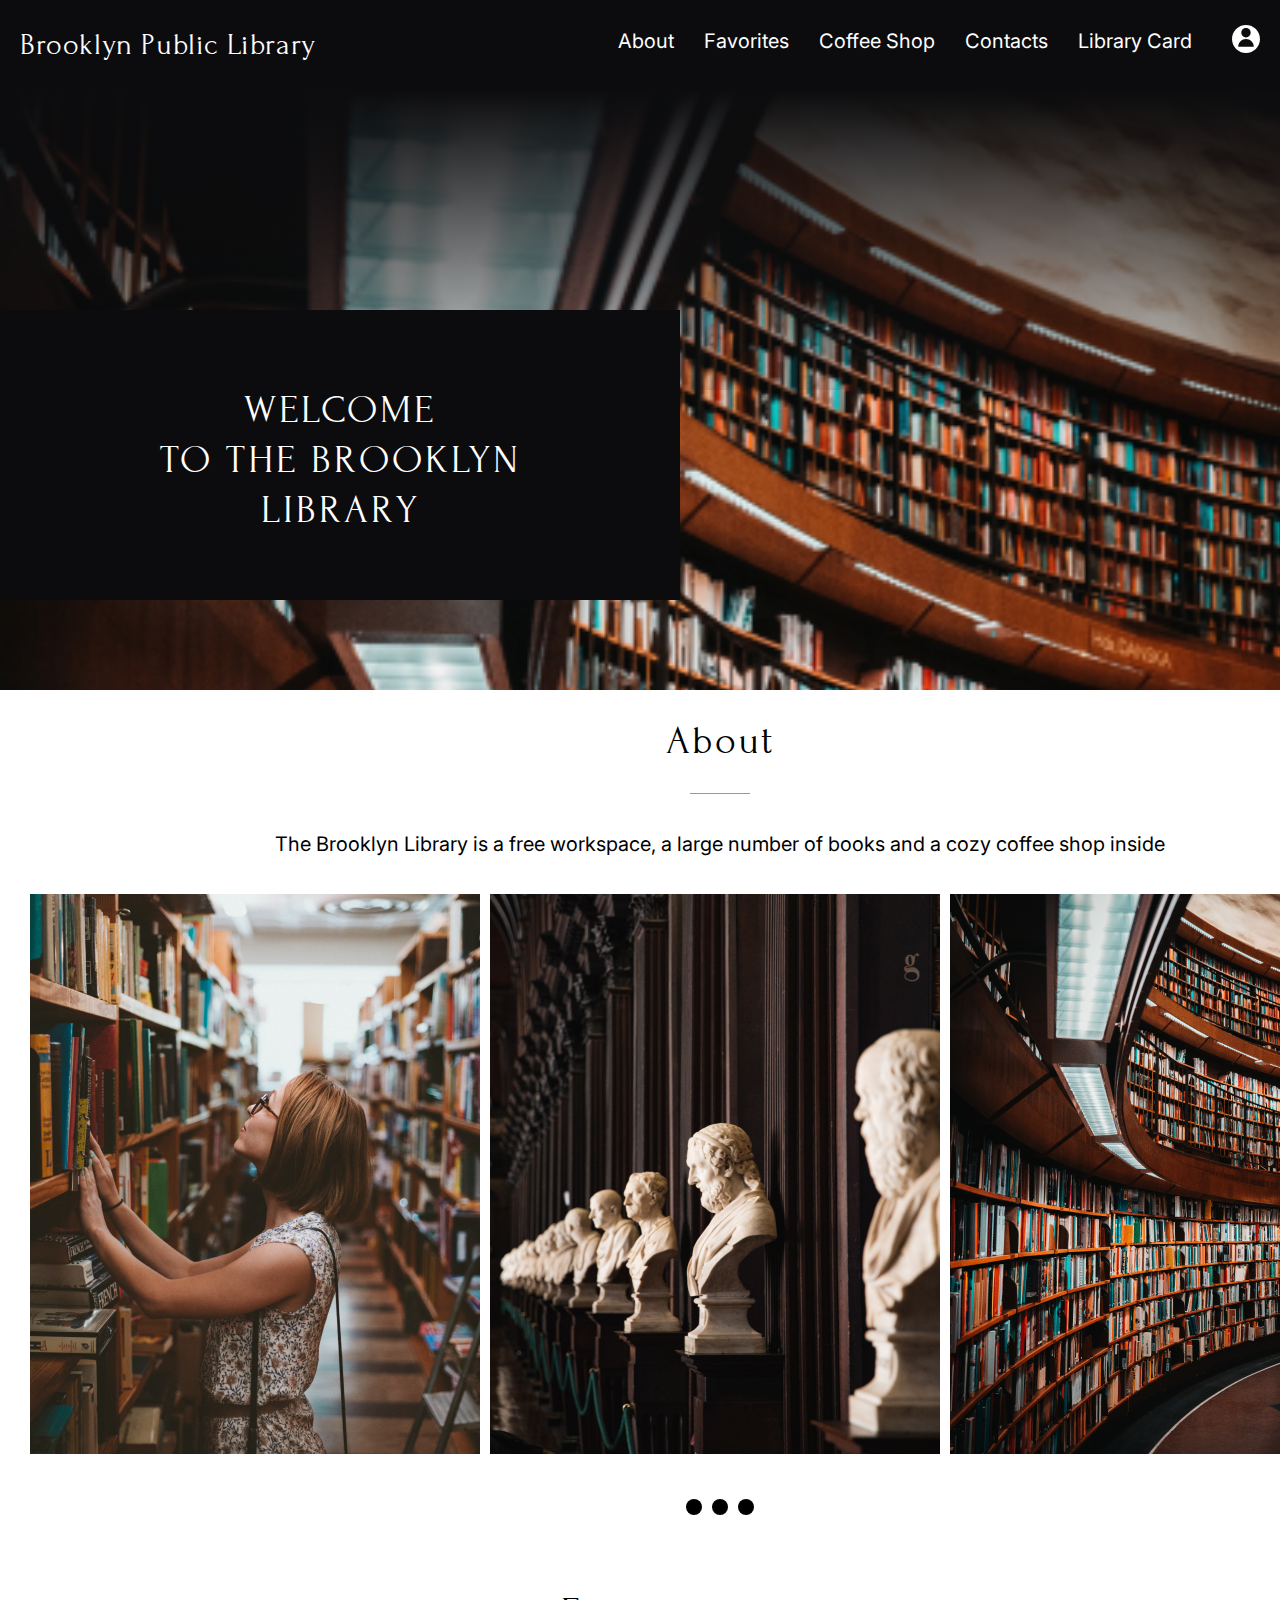
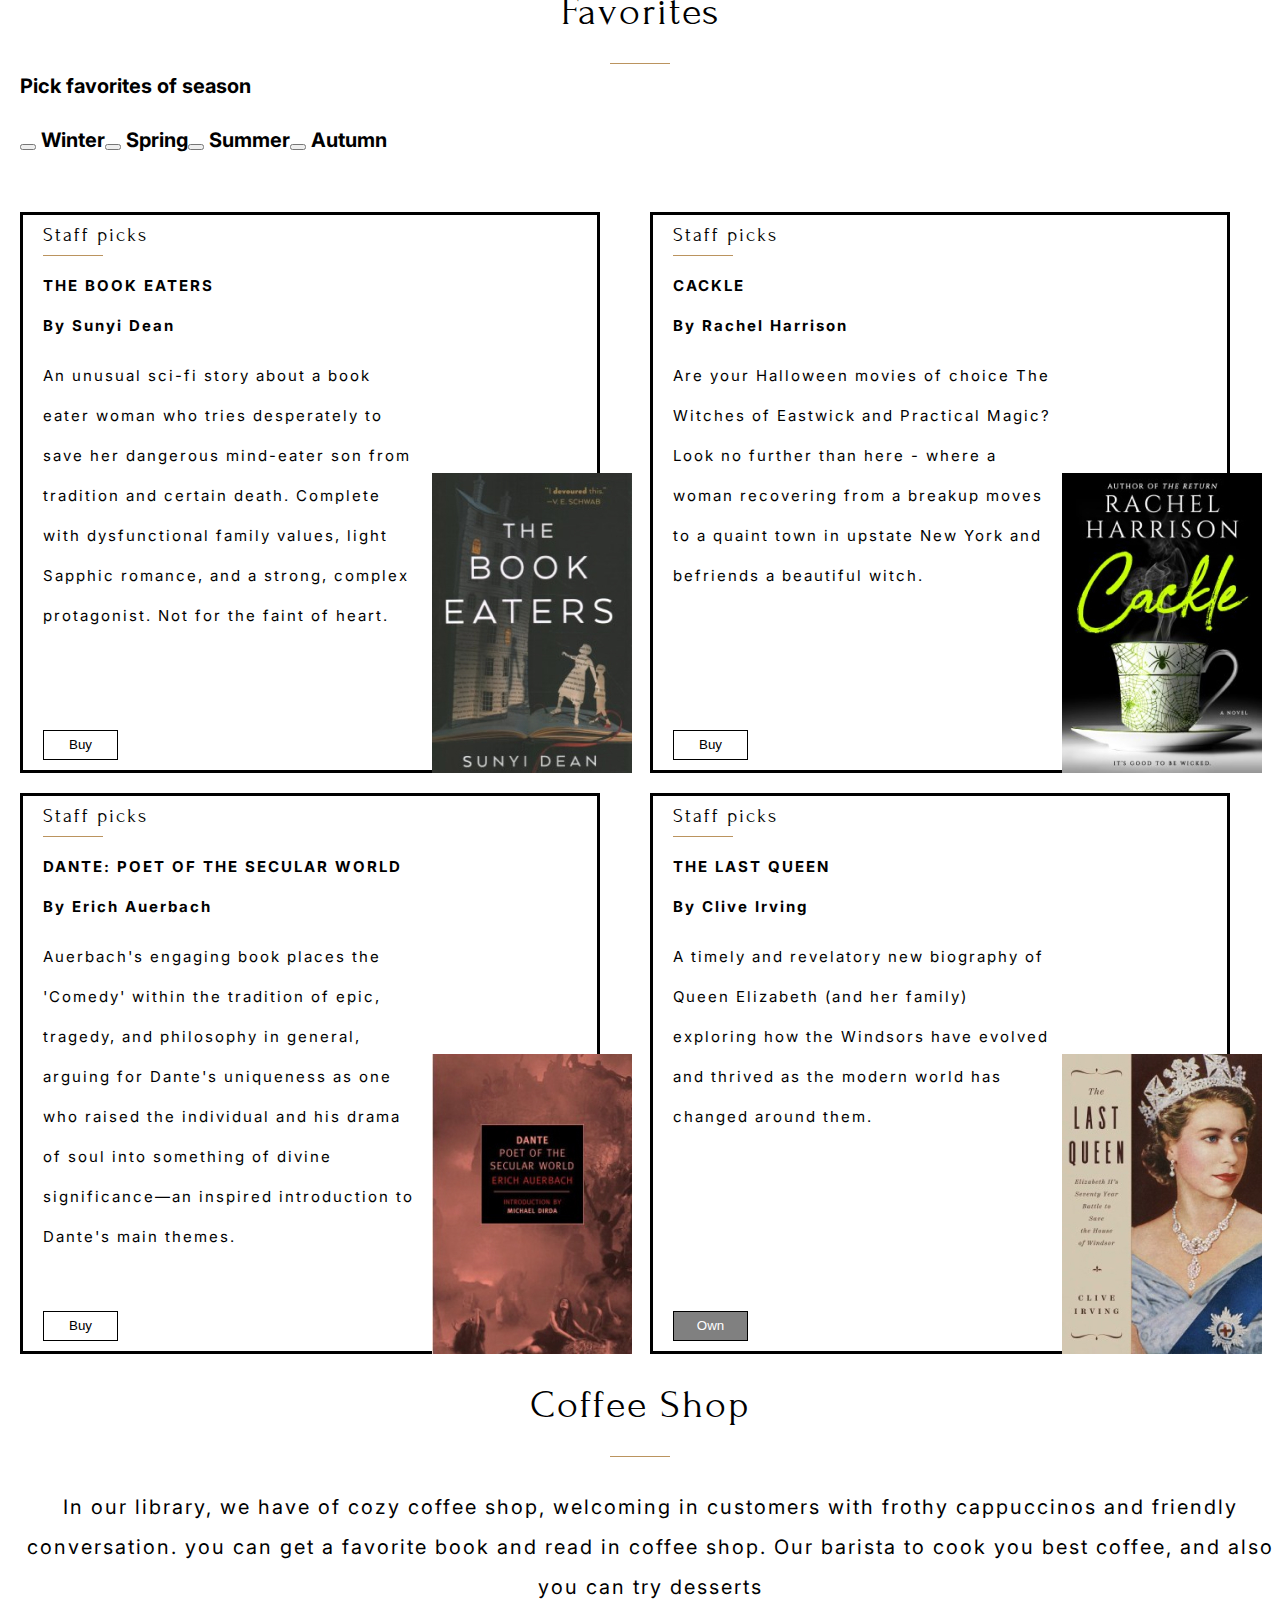
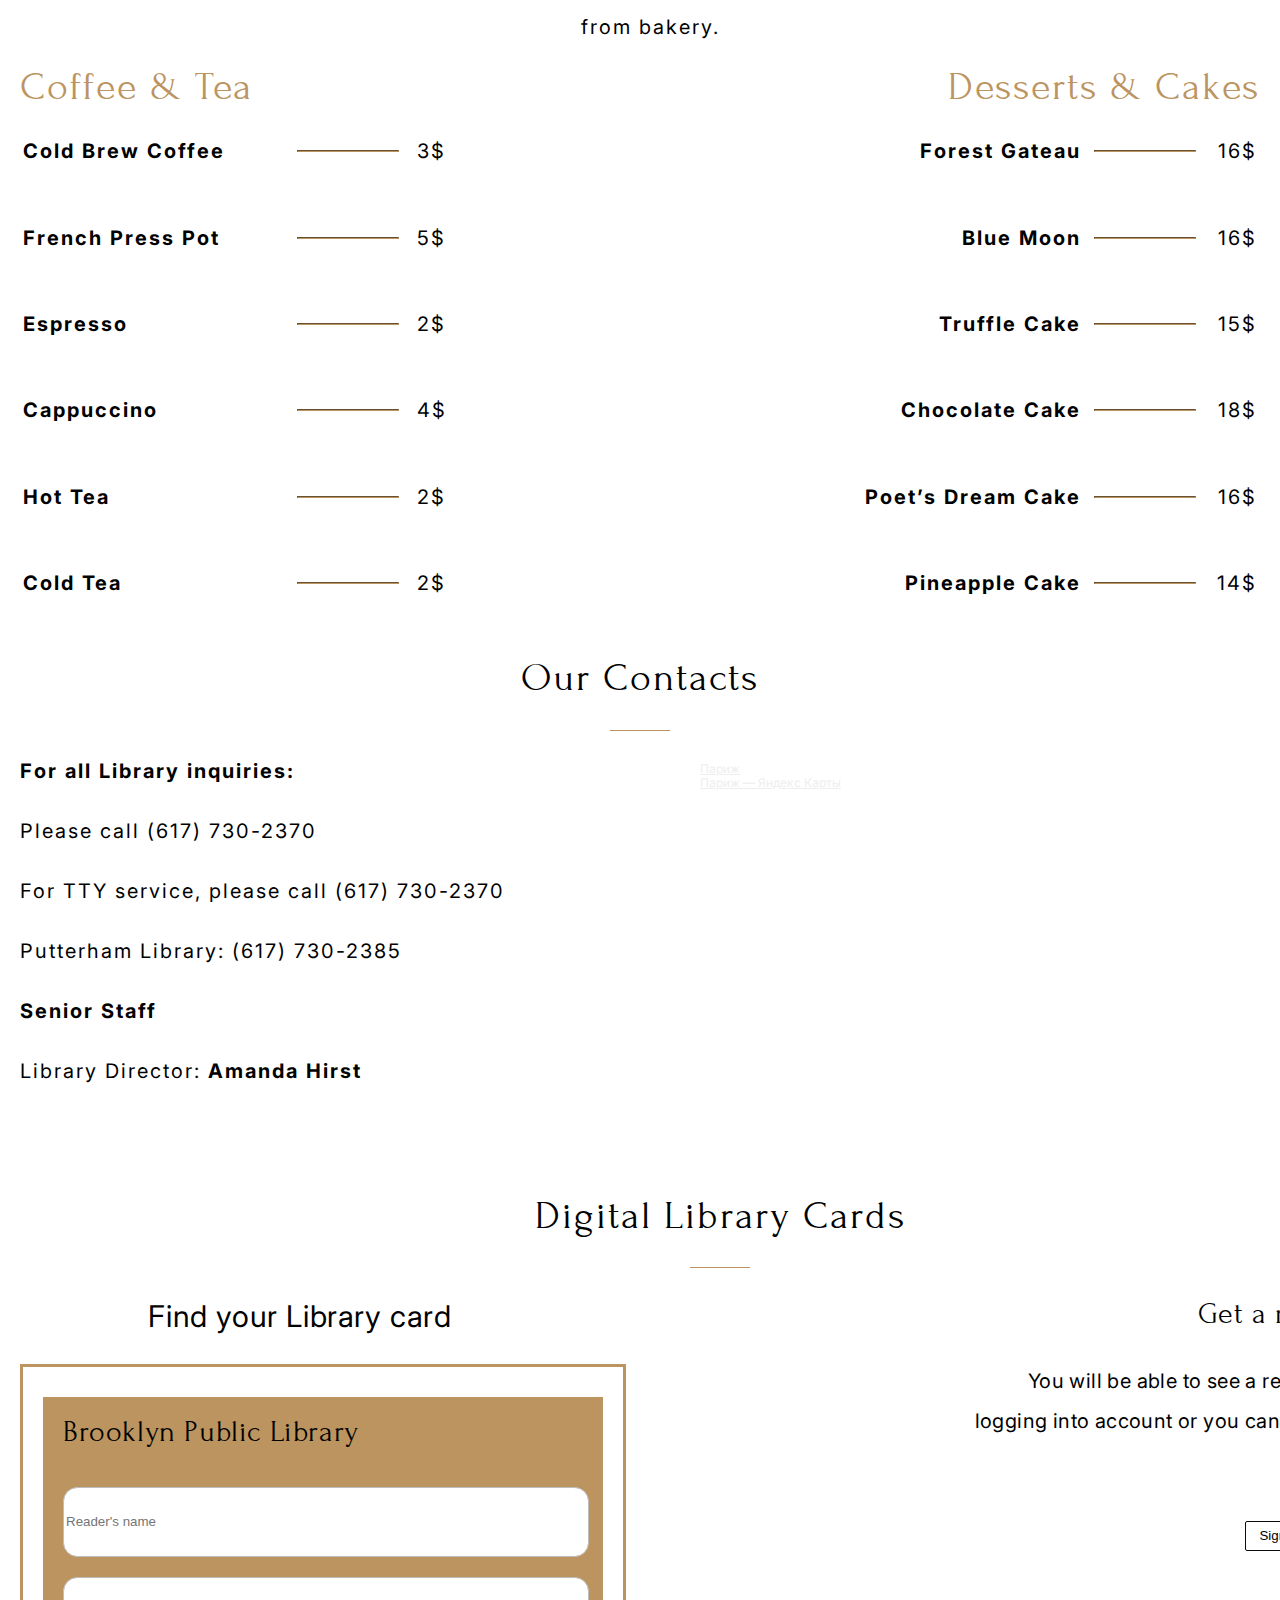
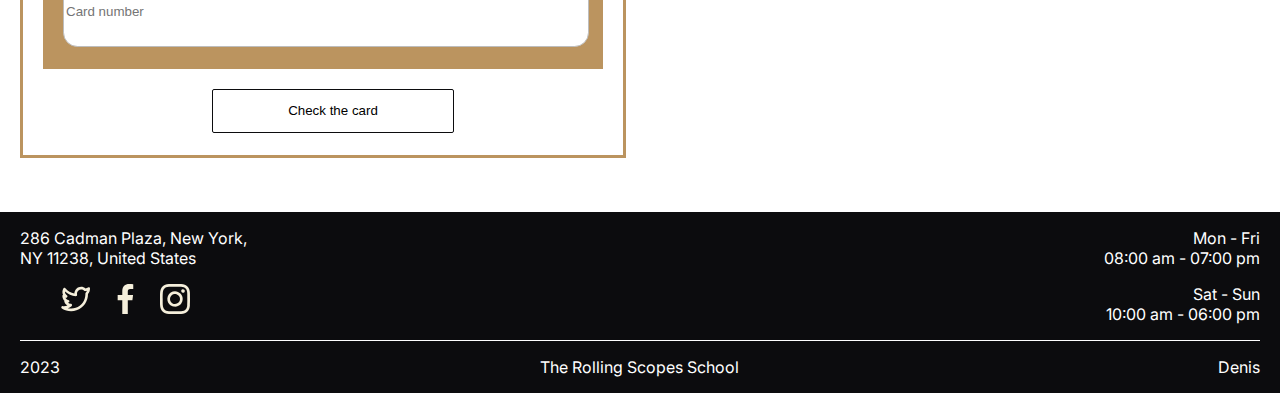
<file: library/index.html>
<!DOCTYPE html>
<html lang="en">

<head>
    <meta charset="UTF-8">
    <meta http-equiv="X-UA-Compatible" content="IE=edge">
    <meta name="viewport" content="width=device-width, initial-scale=1.0">
    <link href="style.css" rel="stylesheet">
    <link rel="preconnect" href="https://fonts.googleapis.com">
    <link rel="preconnect" href="https://fonts.gstatic.com" crossorigin>
    <link href="https://fonts.googleapis.com/css2?family=Forum&family=Inter&display=swap" rel="stylesheet">
    <title>Den Library</title>
</head>

<body>
    <header class="header">
        <div class="container">
            <h1>Brooklyn Public Library</h1>
        </div>
        <nav class="nav">
            <ul class="nav-list">
                <li><a href=#about class="nav-link">About</a></li>
                <li><a href=#favorites class="nav-link">Favorites</a></li>
                <li><a href=#coffee-shop class="nav-link">Coffee Shop</a></li>
                <li><a href=#contacts class="nav-link">Contacts</a></li>
                <li><a href=#cards class="nav-link">Library Card</a></li>
            </ul>
        </nav>
        <div class="icon">
            <svg width="28" height="28" viewBox="0 0 28 28" fill="none" xmlns="http://www.w3.org/2000/svg">
            <path fill-rule="evenodd" clip-rule="evenodd"
                d="M28 14C28 21.732 21.732 28 14 28C6.26801 28 0 21.732 0 14C0 6.26801 6.26801 0 14 0C21.732 0 28 6.26801 28 14ZM18.6667 7.77778C18.6667 10.3551 16.5774 12.4444 14.0001 12.4444C11.4227 12.4444 9.33339 10.3551 9.33339 7.77778C9.33339 5.20045 11.4227 3.11111 14.0001 3.11111C16.5774 3.11111 18.6667 5.20045 18.6667 7.77778ZM19.4998 16.2781C20.9584 17.7367 21.7778 19.715 21.7778 21.7778H14L6.22225 21.7778C6.22225 19.715 7.0417 17.7367 8.50031 16.2781C9.95893 14.8194 11.9372 14 14 14C16.0628 14 18.0411 14.8194 19.4998 16.2781Z"
                fill="white" />
        </svg>
        </div>
    </header>
    <main>
        <section class="roof">
            <div class="overlay">
                <div class="welcome-part">
                    <p class="brooklyn">WELCOME
                        <br>TO THE BROOKLYN
                        <br>LIBRARY
                    </p>
                </div>
            </div>
        </section>
        <section id="about">
            <h2>About</h2>
            <div class="line-h2"></div>
            <p>The Brooklyn Library is a free workspace, a large number of books and a cozy coffee shop inside</p>
            <div class="images">
                <img src="images/image1.jpg" alt="">
                <img src="images/image2.jpg" alt="">
                <img src="images/image3.jpg" alt="">
            </div>
            <div class="all_dote">
                <a href="#123">
                    <div class="dote"></div>
                </a>
                <a href="#123">
                    <div class="dote"></div>
                </a>
                <a href="#123">
                    <div class="dote"></div>
                </a>
            </div>
        </section>
        <section id="favorites">
            <h2>Favorites</h2>
            <div class="line-h2"></div>
            <p class="pick-fav">Pick favorites of season</p>
            <div class="radio_fav">
                <div>
                <button id="radio-winter" type="button" name="radio" value="1"></button>
                <label for="radio-winter">Winter</label>
            </div>
                <div>
                <button id="radio-spring" type="button" name="radio" value="1"></button>
                <label for="radio-spring">Spring</label>
            </div>
                <div>
                <button id="radio-summer" type="button" name="radio" value="1"></button>
                <label for="radio-summer">Summer</label>
            </div>
                <div>
                <button id="radio-autumn" type="button" name="radio" value="1"></button>
                <label for="radio-autumn">Autumn</label>
                </div>
            </div>
            <div class="all_books">
                <div class="one_book_fav">
                    <div class="book_parag">
                        <p class="staff">Staff picks</p>
                        <div class="line"></div>
                        <p class="name_book">THE BOOK EATERS
                            <br>By Sunyi Dean
                        </p>
                        <p>An unusual sci-fi story about a book eater woman who tries desperately to save her dangerous
                            mind-eater son from tradition and certain death.
                            Complete with dysfunctional family values, light Sapphic romance, and a strong, complex
                            protagonist. Not for the faint of heart.</p>
                        <button id="buy_button1" type="button" name="button" value="Buy">Buy</button>
                    </div>
                    <img src="images/book.jpg" alt="">
                </div>
                <div class="one_book_fav">
                    <div class="book_parag">
                        <p class="staff">Staff picks</p>
                        <div class="line"></div>
                        <p class="name_book">CACKLE
                            <br>By Rachel Harrison
                        </p>
                        <p>Are your Halloween movies of choice The Witches of Eastwick and Practical Magic?
                            Look no further than here - where a woman recovering from a breakup moves to a quaint town
                            in upstate New York and befriends a beautiful witch.</p>
                        <button id="buy_button2" type="button" name="button" value="Buy">Buy</button>
                    </div>
                    <img src="images/book-2.jpg" alt="">
                </div>
            </div>
            <div class="all_books">
                <div class="one_book_fav">
                    <div class="book_parag">
                        <p class="staff">Staff picks</p>
                        <div class="line"></div>
                        <p class="name_book">DANTE: POET OF THE SECULAR WORLD
                            <br>By Erich Auerbach
                        </p>
                        <p>Auerbach's engaging book places the 'Comedy' within the tradition of epic, tragedy,
                            and philosophy in general, arguing for Dante's uniqueness as one who raised the individual
                            and his drama of soul into something of divine significance—an inspired introduction to
                            Dante's main themes.</p>
                    </div>
                    <button id="buy_button3" type="button" name="button" value="Buy">Buy</button>
                    <img src="images/book-3.jpg" alt="">
                </div>
                <div class="one_book_fav">
                    <div class="book_parag">
                        <p class="staff">Staff picks</p>
                        <div class="line"></div>
                        <p class="name_book">THE LAST QUEEN
                            <br>By Clive Irving
                        </p>
                        <p>A timely and revelatory new biography of Queen Elizabeth (and her family) exploring how the
                            Windsors
                            have evolved and thrived as the modern world has changed around them.</p>
                    </div>
                    <button disabled id="buy_button4" type="button" name="button" value="Own">Own</button>
                    <img src="images/book-4.jpg" alt="">
                </div>
            </div>
        </section>
        <section id="coffee-shop">
            <h2>Coffee Shop</h2>
            <div class="line-h2"></div>
            <p class="cof-text">In our library, we have of cozy coffee shop, welcoming in customers with frothy
                cappuccinos and friendly conversation.
                you can get a favorite book and read in coffee shop. Our barista to cook you best coffee, and also you
                can try desserts
                <br>from bakery.
            </p>
            <div>
                <div class="coffee-desert">
                    <table>
                        <caption class="coffee-tea">
                            Coffee & Tea
                        </caption>
                        <tbody class="coffee_table">
                            <tr>
                                <th scope="row" class="col">Cold Brew Coffee</th>
                                <td>
                                    <hr>
                                </td>
                                <td class="col">3$</td>
                            </tr>
                            <tr>
                                <th scope="row">French Press Pot</th>
                                <td>
                                    <hr>
                                </td>
                                <td class="col">5$</td>
                            </tr>
                            <tr>
                                <th scope="row">Espresso</th>
                                <td>
                                    <hr>
                                </td>
                                <td class="col">2$</td>
                            </tr>
                            <tr>
                                <th scope="row">Cappuccino</th>
                                <td>
                                    <hr>
                                </td>
                                <td class="col">4$</td>
                            </tr>
                            <tr>
                                <th scope="row">Hot Tea</th>
                                <td>
                                    <hr>
                                </td>
                                <td class="col">2$</td>
                            </tr>
                            <tr>
                                <th scope="row">Cold Tea</th>
                                <td>
                                    <hr>
                                </td>
                                <td class="col">2$</td>
                            </tr>
                        </tbody>
                    </table>
                    <table>
                        <caption class="desert">
                            Desserts & Cakes
                        </caption>
                        <tbody class="desert_table">
                            <tr>
                                <th scope="row">Forest Gateau</th>
                                <td>
                                    <hr>
                                </td>
                                <td>16$</td>
                            </tr>
                            <tr>
                                <th scope="row">Blue Moon</th>
                                <td>
                                    <hr>
                                </td>
                                <td>16$</td>
                            </tr>
                            <tr>
                                <th scope="row">Truffle Cake</th>
                                <td>
                                    <hr>
                                </td>
                                <td>15$</td>
                            </tr>
                            <tr>
                                <th scope="row">Chocolate Cake</th>
                                <td>
                                    <hr>
                                </td>
                                <td>18$</td>
                            </tr>
                            <tr>
                                <th scope="row">Poet’s Dream Cake</th>
                                <td>
                                    <hr>
                                </td>
                                <td>16$</td>
                            </tr>
                            <tr>
                                <th scope="row">Pineapple Cake</th>
                                <td>
                                    <hr>
                                </td>
                                <td>14$</td>
                            </tr>
                        </tbody>
                    </table>
                </div>
            </div>
        </section>
        <section id="contacts">
            <h2>Our Contacts</h2>
            <div class="line-h2"></div>
            <div class="contacts">
                <div class="contact-info">
                    <p><span>For all Library inquiries:</span></p>
                    <p>Please call <a href="tel:(617)-730-2370" class="tel">(617) 730-2370</a></p>
                    <p>For TTY service, please call <a href="tel:(617)-730-2370" class="tel">(617) 730-2370</a></p>
                    <p>Putterham Library: <a href="tel:(617)-730-2385" class="tel">(617) 730-2385</a></p>
                    <p><span>Senior Staff</span></p>
                    <p>Library Director: <span class=""><a href="mailto:AmandaHirst@gmail.com" class="mail">Amanda
                                Hirst</a></span></p>
                </div>
                <div class="map" style="position:relative;overflow:hidden;"><a
                        href="https://yandex.ru/maps/10502/paris/?utm_medium=mapframe&utm_source=maps"
                        style="color:#eee;font-size:12px;position:absolute;top:0px;">Париж</a><a
                        href="https://yandex.ru/maps/10502/paris/?ll=2.347042%2C48.858823&mode=search&ol=geo&ouri=ymapsbm1%3A%2F%2Fgeo%3Fdata%3DCgoxODAwMjIzMzA4Eg1GcmFuY2UsIFBhcmlzIgoN7X8WQBU5bUNC&utm_medium=mapframe&utm_source=maps&z=12.42"
                        style="color:#eee;font-size:12px;position:absolute;top:14px;">Париж — Яндекс Карты</a><iframe
                        src="https://yandex.ru/map-widget/v1/?ll=2.347042%2C48.858823&mode=search&ol=geo&ouri=ymapsbm1%3A%2F%2Fgeo%3Fdata%3DCgoxODAwMjIzMzA4Eg1GcmFuY2UsIFBhcmlzIgoN7X8WQBU5bUNC&z=12.42"
                        width="560" height="400"
                        style="position:relative;border:0;"></iframe></div>
            </div>
        </section>
        <section id="cards">
            <h2>Digital Library Cards</h2>
            <div class="line-h2"></div>
            <div class="library-cards">
                <div class="library-form">
                    <p>Find your Library card</p>
                    <div class="card-border">
                        <div class="card-input">
                            <p>Brooklyn Public Library</p>
                            <input class="text-input" type="text" name="reader-name" id="reader-name"
                                placeholder="Reader's name" value="">
                            <input class="text-input" type="text" name="card-number" id="card-number"
                                placeholder="Card number" value="">
                        </div>
                        <button id="check_button" type="button" name="button" value="Check the card">Check the
                            card</button>
                    </div>
                </div>
                <div class="log-form">
                    <p class="title-log">Get a reader card</p>
                    <p class="text-log">You will be able to see a reader card after
                        <br>logging into account or you can register a new
                        <br>account
                    </p>
                    <button id="sign_button1" type="button" name="sign-up" value="Sign up">Sign up</button>
                    <button id="sign_button2" type="button" name="log-in" value="Log in">Log in</button>
                </div>
            </div>
        </section>
    </main>
    <footer>
        <div class="social-date">
            <div class="social">
                <p><a href="https://goo.gl/maps/C6EEfFrTcfULz1h79" class="address">286 Cadman Plaza, New York,
                        <br>NY 11238, United States</a>
                </p>
                <div>
                    <ul class="social-list">
                        <li><a href=https://twitter.com class="social-link"><svg width="23" height="20"
                                    viewBox="0 0 23 20" fill="none" xmlns="http://www.w3.org/2000/svg">
                                    <path
                                        d="M22.9912 1.95021C22.9913 1.77357 22.9447 1.60007 22.8559 1.44735C22.7671 1.29464 22.6395 1.16817 22.486 1.08084C22.3324 0.993502 22.1585 0.948416 21.9819 0.95017C21.8053 0.951925 21.6323 1.00046 21.4805 1.09083C20.8952 1.43921 20.265 1.70601 19.6075 1.88383C18.6685 1.07806 17.4708 0.637129 16.2335 0.641636C14.8761 0.643198 13.5724 1.17223 12.5977 2.11702C11.623 3.06181 11.0537 4.3484 11.0099 5.70512C8.33384 5.27838 5.90849 3.88164 4.19631 1.78126C4.09315 1.65609 3.9614 1.55757 3.81217 1.494C3.66295 1.43043 3.50062 1.40368 3.33889 1.41601C3.17725 1.42932 3.02128 1.4818 2.88448 1.56892C2.74768 1.65603 2.63416 1.77516 2.55373 1.91601C2.14126 2.63582 1.90436 3.44276 1.86228 4.27131C1.8202 5.09986 1.97412 5.92666 2.31154 6.68456L2.30959 6.68651C2.15794 6.77991 2.03278 6.91066 1.94609 7.06625C1.85941 7.22185 1.81409 7.39708 1.81447 7.57519C1.81263 7.72211 1.82145 7.86898 1.84084 8.01464C1.94298 9.2729 2.50062 10.4507 3.4092 11.3271C3.34756 11.4446 3.30994 11.5731 3.29854 11.7052C3.28714 11.8373 3.30218 11.9704 3.34279 12.0967C3.7389 13.3308 4.58129 14.3727 5.7051 15.0185C4.56334 15.46 3.33052 15.614 2.11525 15.4668C1.89032 15.4386 1.66248 15.4876 1.4691 15.6059C1.27572 15.7242 1.12828 15.9047 1.05097 16.1178C0.973654 16.3309 0.97106 16.5639 1.04361 16.7787C1.11616 16.9935 1.25955 17.1772 1.45025 17.2998C3.54034 18.646 5.97393 19.3617 8.46002 19.3613C11.2793 19.393 14.03 18.4921 16.2843 16.7988C18.5385 15.1054 20.17 12.7145 20.9248 9.99801C21.2779 8.81464 21.4582 7.58648 21.46 6.35157C21.46 6.28614 21.46 6.21876 21.459 6.15138C21.9811 5.58831 22.3856 4.92668 22.6487 4.20527C22.9118 3.48387 23.0283 2.7172 22.9912 1.95021ZM19.6846 5.16212C19.5194 5.35746 19.4358 5.60891 19.4512 5.86427C19.461 6.02927 19.46 6.19527 19.46 6.35157C19.4579 7.39511 19.305 8.43287 19.0059 9.43263C18.3894 11.744 17.015 13.7817 15.103 15.2192C13.1909 16.6568 10.8517 17.4111 8.46002 17.3613C7.6009 17.3616 6.74474 17.2606 5.90924 17.0606C6.97465 16.7172 7.97083 16.1879 8.85162 15.4971C9.01385 15.3693 9.13257 15.1945 9.19151 14.9967C9.25044 14.7988 9.2467 14.5875 9.18079 14.3918C9.11489 14.1961 8.99005 14.0257 8.8234 13.9038C8.65675 13.7819 8.45647 13.7145 8.25002 13.7109C7.41885 13.698 6.62515 13.363 6.03615 12.7764C6.18557 12.7481 6.33401 12.7129 6.48147 12.6709C6.69748 12.6094 6.88651 12.477 7.01813 12.295C7.14975 12.1131 7.21629 11.8921 7.20704 11.6677C7.1978 11.4433 7.1133 11.2285 6.96715 11.058C6.82101 10.8874 6.62173 10.7711 6.40139 10.7275C5.91893 10.6323 5.46494 10.427 5.0747 10.1277C4.68447 9.82845 4.36852 9.44321 4.15139 9.00196C4.33212 9.02662 4.514 9.04194 4.69631 9.04786C4.91289 9.05113 5.1249 8.98543 5.30169 8.86026C5.47847 8.73509 5.61086 8.55694 5.67971 8.35157C5.74569 8.14433 5.74229 7.92123 5.67004 7.7161C5.59778 7.51096 5.46061 7.33499 5.27932 7.21485C4.83947 6.92182 4.47916 6.52427 4.23068 6.0578C3.98219 5.59134 3.85328 5.07052 3.85549 4.54201C3.85549 4.47561 3.85744 4.4092 3.86135 4.34377C6.10261 6.43402 9.00967 7.66621 12.0703 7.82326C12.2248 7.82934 12.3787 7.80024 12.5203 7.73816C12.6619 7.67607 12.7875 7.58262 12.8877 7.46486C12.9869 7.34596 13.0571 7.20566 13.0929 7.05501C13.1286 6.90437 13.1289 6.74748 13.0937 6.5967C13.0366 6.35806 13.0074 6.11357 13.0068 5.86818C13.0077 5.01271 13.348 4.19254 13.9529 3.58764C14.5578 2.98274 15.378 2.64251 16.2334 2.64161C16.6736 2.64043 17.1092 2.7305 17.5127 2.90615C17.9163 3.0818 18.2791 3.3392 18.5781 3.66212C18.6935 3.7862 18.8386 3.87871 18.9998 3.93085C19.161 3.98299 19.3329 3.99303 19.499 3.96001C19.9098 3.88006 20.3147 3.7724 20.7109 3.63775C20.4407 4.19072 20.0953 4.70369 19.6846 5.16212Z"
                                        fill="#F5EFDB" />
                                </svg></a></li>
                        <li><a href=https://www.facebook.com class="social-link"><svg width="11" height="20"
                                    viewBox="0 0 11 20" fill="none" xmlns="http://www.w3.org/2000/svg">
                                    <path
                                        d="M9.11999 3.32003H11V0.14003C10.0897 0.045377 9.17514 -0.00135428 8.25999 2.98641e-05C5.53999 2.98641e-05 3.67999 1.66003 3.67999 4.70003V7.32003H0.609985V10.88H3.67999V20H7.35998V10.88H10.42L10.88 7.32003H7.35998V5.05003C7.35998 4.00003 7.63999 3.32003 9.11999 3.32003Z"
                                        fill="#F5EFDB" />
                                </svg></a> </li>
                        <li><a href=https://www.instagram.com class="social-link"><svg width="20" height="20"
                                    viewBox="0 0 20 20" fill="none" xmlns="http://www.w3.org/2000/svg">
                                    <path
                                        d="M15.34 3.46C15.1027 3.46 14.8707 3.53038 14.6733 3.66224C14.476 3.79409 14.3222 3.98151 14.2313 4.20078C14.1405 4.42005 14.1168 4.66133 14.1631 4.89411C14.2094 5.12689 14.3236 5.34071 14.4915 5.50853C14.6593 5.67635 14.8731 5.79064 15.1059 5.83694C15.3387 5.88324 15.5799 5.85948 15.7992 5.76866C16.0185 5.67783 16.2059 5.52402 16.3378 5.32668C16.4696 5.12935 16.54 4.89734 16.54 4.66C16.54 4.34174 16.4136 4.03652 16.1885 3.81147C15.9635 3.58643 15.6583 3.46 15.34 3.46ZM19.94 5.88C19.9206 5.0503 19.7652 4.2294 19.48 3.45C19.2257 2.78313 18.83 2.17928 18.32 1.68C17.8248 1.16743 17.2196 0.774176 16.55 0.53C15.7727 0.236161 14.9508 0.07721 14.12 0.0599999C13.06 -5.58794e-08 12.72 0 10 0C7.28 0 6.94 -5.58794e-08 5.88 0.0599999C5.04915 0.07721 4.22734 0.236161 3.45 0.53C2.78168 0.776649 2.17693 1.16956 1.68 1.68C1.16743 2.17518 0.774176 2.78044 0.53 3.45C0.236161 4.22734 0.07721 5.04915 0.0599999 5.88C-5.58794e-08 6.94 0 7.28 0 10C0 12.72 -5.58794e-08 13.06 0.0599999 14.12C0.07721 14.9508 0.236161 15.7727 0.53 16.55C0.774176 17.2196 1.16743 17.8248 1.68 18.32C2.17693 18.8304 2.78168 19.2234 3.45 19.47C4.22734 19.7638 5.04915 19.9228 5.88 19.94C6.94 20 7.28 20 10 20C12.72 20 13.06 20 14.12 19.94C14.9508 19.9228 15.7727 19.7638 16.55 19.47C17.2196 19.2258 17.8248 18.8326 18.32 18.32C18.8322 17.8226 19.2283 17.2182 19.48 16.55C19.7652 15.7706 19.9206 14.9497 19.94 14.12C19.94 13.06 20 12.72 20 10C20 7.28 20 6.94 19.94 5.88ZM18.14 14C18.1327 14.6348 18.0178 15.2637 17.8 15.86C17.6403 16.2952 17.3839 16.6884 17.05 17.01C16.7256 17.3405 16.3332 17.5964 15.9 17.76C15.3037 17.9778 14.6748 18.0927 14.04 18.1C13.04 18.15 12.67 18.16 10.04 18.16C7.41 18.16 7.04 18.16 6.04 18.1C5.38089 18.1123 4.72459 18.0109 4.1 17.8C3.68578 17.6281 3.31136 17.3728 3 17.05C2.66809 16.7287 2.41484 16.3352 2.26 15.9C2.01586 15.2952 1.88044 14.6519 1.86 14C1.86 13 1.8 12.63 1.8 10C1.8 7.37 1.8 7 1.86 6C1.86448 5.35106 1.98295 4.70795 2.21 4.1C2.38605 3.67791 2.65627 3.30166 3 3C3.30381 2.65617 3.67929 2.3831 4.1 2.2C4.70955 1.98004 5.352 1.86508 6 1.86C7 1.86 7.37 1.8 10 1.8C12.63 1.8 13 1.8 14 1.86C14.6348 1.86728 15.2637 1.98225 15.86 2.2C16.3144 2.36865 16.7223 2.64285 17.05 3C17.3777 3.30718 17.6338 3.68273 17.8 4.1C18.0223 4.70893 18.1373 5.35178 18.14 6C18.19 7 18.2 7.37 18.2 10C18.2 12.63 18.19 13 18.14 14ZM10 4.87C8.98581 4.87198 7.99496 5.17453 7.15265 5.73942C6.31035 6.30431 5.65438 7.1062 5.26763 8.04375C4.88089 8.98131 4.78072 10.0125 4.97979 11.0069C5.17886 12.0014 5.66824 12.9145 6.38608 13.631C7.10392 14.3474 8.01801 14.835 9.01286 15.0321C10.0077 15.2293 11.0387 15.1271 11.9755 14.7385C12.9123 14.35 13.7129 13.6924 14.2761 12.849C14.8394 12.0056 15.14 11.0142 15.14 10C15.1413 9.3251 15.0092 8.65661 14.7512 8.03296C14.4933 7.40931 14.1146 6.84281 13.6369 6.36605C13.1592 5.88929 12.5919 5.51168 11.9678 5.25493C11.3436 4.99818 10.6749 4.86736 10 4.87ZM10 13.33C9.34139 13.33 8.69757 13.1347 8.14995 12.7688C7.60234 12.4029 7.17552 11.8828 6.92348 11.2743C6.67144 10.6659 6.6055 9.99631 6.73398 9.35035C6.86247 8.70439 7.17963 8.11104 7.64533 7.64533C8.11104 7.17963 8.70439 6.86247 9.35035 6.73398C9.99631 6.6055 10.6659 6.67144 11.2743 6.92348C11.8828 7.17552 12.4029 7.60234 12.7688 8.14995C13.1347 8.69757 13.33 9.34139 13.33 10C13.33 10.4373 13.2439 10.8703 13.0765 11.2743C12.9092 11.6784 12.6639 12.0454 12.3547 12.3547C12.0454 12.6639 11.6784 12.9092 11.2743 13.0765C10.8703 13.2439 10.4373 13.33 10 13.33Z"
                                        fill="#F5EFDB" />
                                </svg></a></li>
                    </ul>
                </div>
            </div>
            <div class="date">
                <p>Mon - Fri
                    <br>08:00 am - 07:00 pm
                </p>
                <p>
                    Sat - Sun
                    <br>10:00 am - 06:00 pm
                </p>
            </div>
        </div>
        <div class="bye-info">
            <p>2023</p>
            <p><a href="https://rs.school/js-stage0/" class="username">The Rolling Scopes School</a></p>
            <p><a href="https://github.com/mebrian1" class="username">Denis</a></p>
        </div>
    </footer>
</body>

</html>
</file>
<file: library/style.css>
body {
    display: flex;
    flex-direction: column;
    justify-content: center;
    margin: 0%;
    font-family: 'Forum', cursive;
font-family: 'Inter', sans-serif;
}

.header {
    display: flex;
    justify-content: flex-end;
    background:#0C0C0E;
}

.container {
    flex-grow: 1;
}

.nav-list {
    display: inline-flex;
    list-style: none;
    line-height: 50px;
}

.nav-link {
    padding: 0 15px;
    color: #FFFFFF;
    text-decoration: none;
    font-family: Inter;
font-size: 20px;
font-weight: 400;
line-height: 50px;
letter-spacing: 0em;
text-align: left;
cursor: pointer;
transition: all .3s linear;
}
.nav-link:hover {
    font-weight: bold;
transition: all .3s linear;
}

h1 {
    font-family: Forum;
    font-size: 30px;
    font-weight: 400;
    line-height: 50px;
    letter-spacing: 0.02em;
    text-align: left;
    color: #FFFFFF;;
margin-left: 20px;
}

h2 {
    text-align: center;
    font-family: Forum;
    font-size: 40px;
    font-weight: 400;
    line-height: 40px;
    letter-spacing: 2px;
    text-decoration: none;
    line-height: 36px;
}

.roof {
    display: flex;
    background: url(images/image-library.jpg) no-repeat;
    background-size: 100%;
    width: 1440px;
    height: 600px;
}

.overlay {
    width: 100%;
    height: 300px;
    background: linear-gradient(180deg, #0C0C0E 0%, #0C0C0E 0.01%, rgba(18, 18, 21, 0.1) 100%);

}

.welcome-part {
    position: relative;
    width: 600px;
    height: 220px;
    top: 220px;
    padding: 35px 40px 35px 40px;
    font-size: 40px;
    font-weight: 400;
    line-height: 50px;
    letter-spacing: 3px;
    text-align: center;
    color: white;
    background-color: #0C0C0E;
    font-family: Forum;
    word-wrap: break-word;
}

.icon svg {
    margin: 25px 20px 5px 25px;
}

#about {
    width: 1440px;
    height: 837px;
}

.all_dote,
.images {
    display: flex;
    justify-content: center;
    margin-top: 30px;
}

#about img {
    width: 450px;
    height: 560px;
    top: 181px;
    margin: 0 10px 10px 0;
}

#about p,
.cof-text {
    font-family: Inter;
font-size: 20px;
font-weight: 400;
line-height: 40px;
margin-top: 30px;
letter-spacing: 0em;
text-align: center;

}

a.dote,
div.dote {
    display: block;
    margin-left: auto;
    margin-right: auto;
    width: 16px;
    height: 16px;
    margin: 5px;
    border-radius: 50px;
    background-color: black;
    transition: all .3s linear;
}

div.dote:hover {
    background-color:#BB945F;;
    transition: all .3s linear;
}

.all_dote a {
    display: block;
    text-align: center;
    height: 26px;
    width: 26px;
}

.radio_fav {
    display: inline-flex;
    margin: 20px 10px 40px 20px;
    font-family: Inter;
font-size: 20px;
font-weight: 700;
line-height: 24px;
letter-spacing: 0em;
text-align: left;
}

.pick-fav {
    font-family: Inter;
font-size: 20px;
font-weight: bolder;
line-height: 24px;
letter-spacing: 0em;
text-align: left;

}
#favorites p {
    margin-left: 20px;
    margin-top: 10px;
    margin-bottom: 10px;
    
}

.all_books {
    display: flex;
    justify-content: space-between;
    margin-right: 20px;
}

.one_book_fav {
    display: flex;
    width: 590px;
    height: 555px;
    position: relative;
    border: solid;
    margin-left: 20px;
    margin-top: 20px;
    margin-right: 30px;
}

.one_book_fav img {
    position: absolute;
    width: 200px;
    height: 300px;
    bottom: -3px;
    right: -35px;
}

.book_parag {
    width: 400px;
    height: 320px;
    word-wrap: break-word;
    font-family: Inter;
    font-size: 15px;
    font-weight: 400;
    line-height: 40px;
    letter-spacing: 2px;
    text-align: left;
}

.line {
    border-bottom: 1px solid #BB945F;
    width: 60px;
    margin-left: 20px;
}

.line-h2 {
    border-bottom: 1px solid #BB945F;
    width: 60px;
    margin-left: 20px;
    margin-left: auto;
    margin-right: auto;
    align-items: center;
}

.name_book, .radio_fav {
    font-weight: bold;
}

.staff {
    font-family: Forum;
    font-size: 20px;
    font-weight: 400;
    line-height: 20px;
    letter-spacing: 2px;
    text-align: left;
}

#buy_button1, #buy_button2, #buy_button3, #buy_button4 {
    position: absolute;
    bottom: 10px;
    width: 75px;
    height: 30px;
    border: 1px solid black;
    background: white;
    margin-left: 20px;
    cursor: pointer;
    transition: all .3s linear;
}

#buy_button1:hover, #buy_button2:hover, #buy_button3:hover, #buy_button4:hover,
 #check_button:hover, #sign_button1:hover, #sign_button2:hover {
    background: #BB945F;
    transition: all .3s linear;
}

#coffee-shop p {
    font-family: Inter;
    font-size: 20px;
    font-weight: 400;
    line-height: 40px;
    letter-spacing: 2px;
    margin-left: 20px;
}

.coffee-desert, .contacts, .library-cards, .social-date {
    display: flex;
    justify-content: space-between;
    margin-right: 20px;
    left: 20px;
}

.coffee-tea {
    text-align: left;
    font-family: Forum;
    font-size: 40px;
    font-weight: 400;
    line-height: 40px;
    letter-spacing: 2px;
    color: #BB945F;

}

table {
    margin-left: 20px;
    width: 438px;
    height: 520px;
}

.desert {
    text-align: right;
    font-family: Forum;
    font-size: 40px;
    font-weight: 400;
    line-height: 40px;
    letter-spacing: 2px;
    color: #BB945F;
}

.coffee_table {
    font-family: Inter;
    font-size: 20px;
    font-weight: normal;
    line-height: 60px;
    letter-spacing: 2px;
    text-align: left;
}


.desert_table {
    font-family: Inter;
    font-size: 20px;
    font-weight: normal;
    line-height: 60px;
    letter-spacing: 2px;
    text-align: right;
}

hr {
    display: block;
    margin-top: 0.5em;
    margin-bottom: 0.5em;
    margin-left: auto;
    margin-right: auto;
    border-style: inset;
    border-width: 1px;
    width: 100px;
    border-color: #BB945F;
 
}

th {
    font-weight: bold;
}

.contact-info {
    font-family: Inter;
font-size: 20px;
font-weight: 400;
line-height: 40px;
letter-spacing: 2px;
text-align: left;
margin-left: 20px;

}

.map {
    margin-top: 30px;
}

span {
    font-family: Inter;
font-size: 20px;
font-weight: 700;
line-height: 40px;
letter-spacing: 2px;
text-align: center;
color: #000000;


}

#cards {
    width: 1440px;
height: 614px;

}

.library-form {
    width: 600px;
height: 453px;
align-items: center;
text-align: center;
font-family: Inter;
font-size: 30px;
font-weight: 400;
line-height: 36px;
letter-spacing: 0.02em;
}

.card-border {
    width: 600px;
height: 387px;
    margin-left: 20px;
    padding: 0px 0px 1px 0px;
    border: 3px solid #BB945F;
    align-items: center;
text-align: center;
}

.card-input {
    display: block;
    width: 560px;
    text-align: left;
height: 272px;
margin-left: 20px;
margin-top: 20px;
    background-color: #BB945F;
}

.text-input {
    display: block;
    align-items: center;
    width: 520px;
    height: 66px;
    margin-left: 20px;
    margin-top: 20px;
    border: 1px solid #bdbdbd;
    border-radius: 0.9rem;
  }

.card-input p {
    margin-left: 20px;
    font-family: Forum;
font-size: 30px;
font-weight: 400;
line-height: 50px;
letter-spacing: 0.02em;
padding-top: 10px;
  }

#check_button {
    width:242px;
height:44px;
border-radius: 2px;
border: 1px;
    border: 1px solid #0C0C0E;
    background: white;
    margin-left: 20px;
    margin-top: 20px;
    cursor: pointer;
    transition: all .3s linear;
}

.log-form {
    width: 600px;
height: 453px;
align-items: end;
text-align: right;
font-family: Inter;
font-size: 20px;
font-weight: 400;
line-height: 36px;
letter-spacing: 0.02em;
text-align: right;
}

#sign_button1, #sign_button2  {
    width:75px;
height:30px;
border-radius: 2px;
border: 1px;
    border: 1px solid #0C0C0E;
    background: white;
    margin-left: 20px;
    margin-top: 20px;
    cursor: pointer;
    transition: all .3s linear;
}

.title-log {
    font-family: Forum;
font-size: 30px;
font-weight: 400;
line-height: 33px;
letter-spacing: 0.02em;
}

.text-log {
    font-family: Inter;
    font-size: 20px;
    font-weight: 400;
    line-height: 40px;
    letter-spacing: 0.02em;
    text-align: right;
}

footer {
    display: block;
    background-color:#0C0C0E;;
height: 100%;
width: 100%;
color: #FFFFFF;
}

.social {
    margin-left: 20px;
    
}
.social-list {
    display: flex;
    list-style-type: none;
}
.social-link svg {
    width: 30px;
    height: 30px;
    margin-right: 20px;
}

.date p {
    text-align: right;
}

.bye-info {
    display: flex;
    justify-content: space-between;
    border-top: 1px solid #FFFFFF;
    margin-right: 20px;
    margin-left: 20px;
}

.address, .username {
    color:#FFFFFF;
    text-decoration: none;
}

#buy_button4:disabled {
    border: 1px solid black;
    background-color: grey;
    color: white;
    cursor: not-allowed;
}

.tel, .mail {
    text-decoration: none;
    color: #000000;
}
</file>
